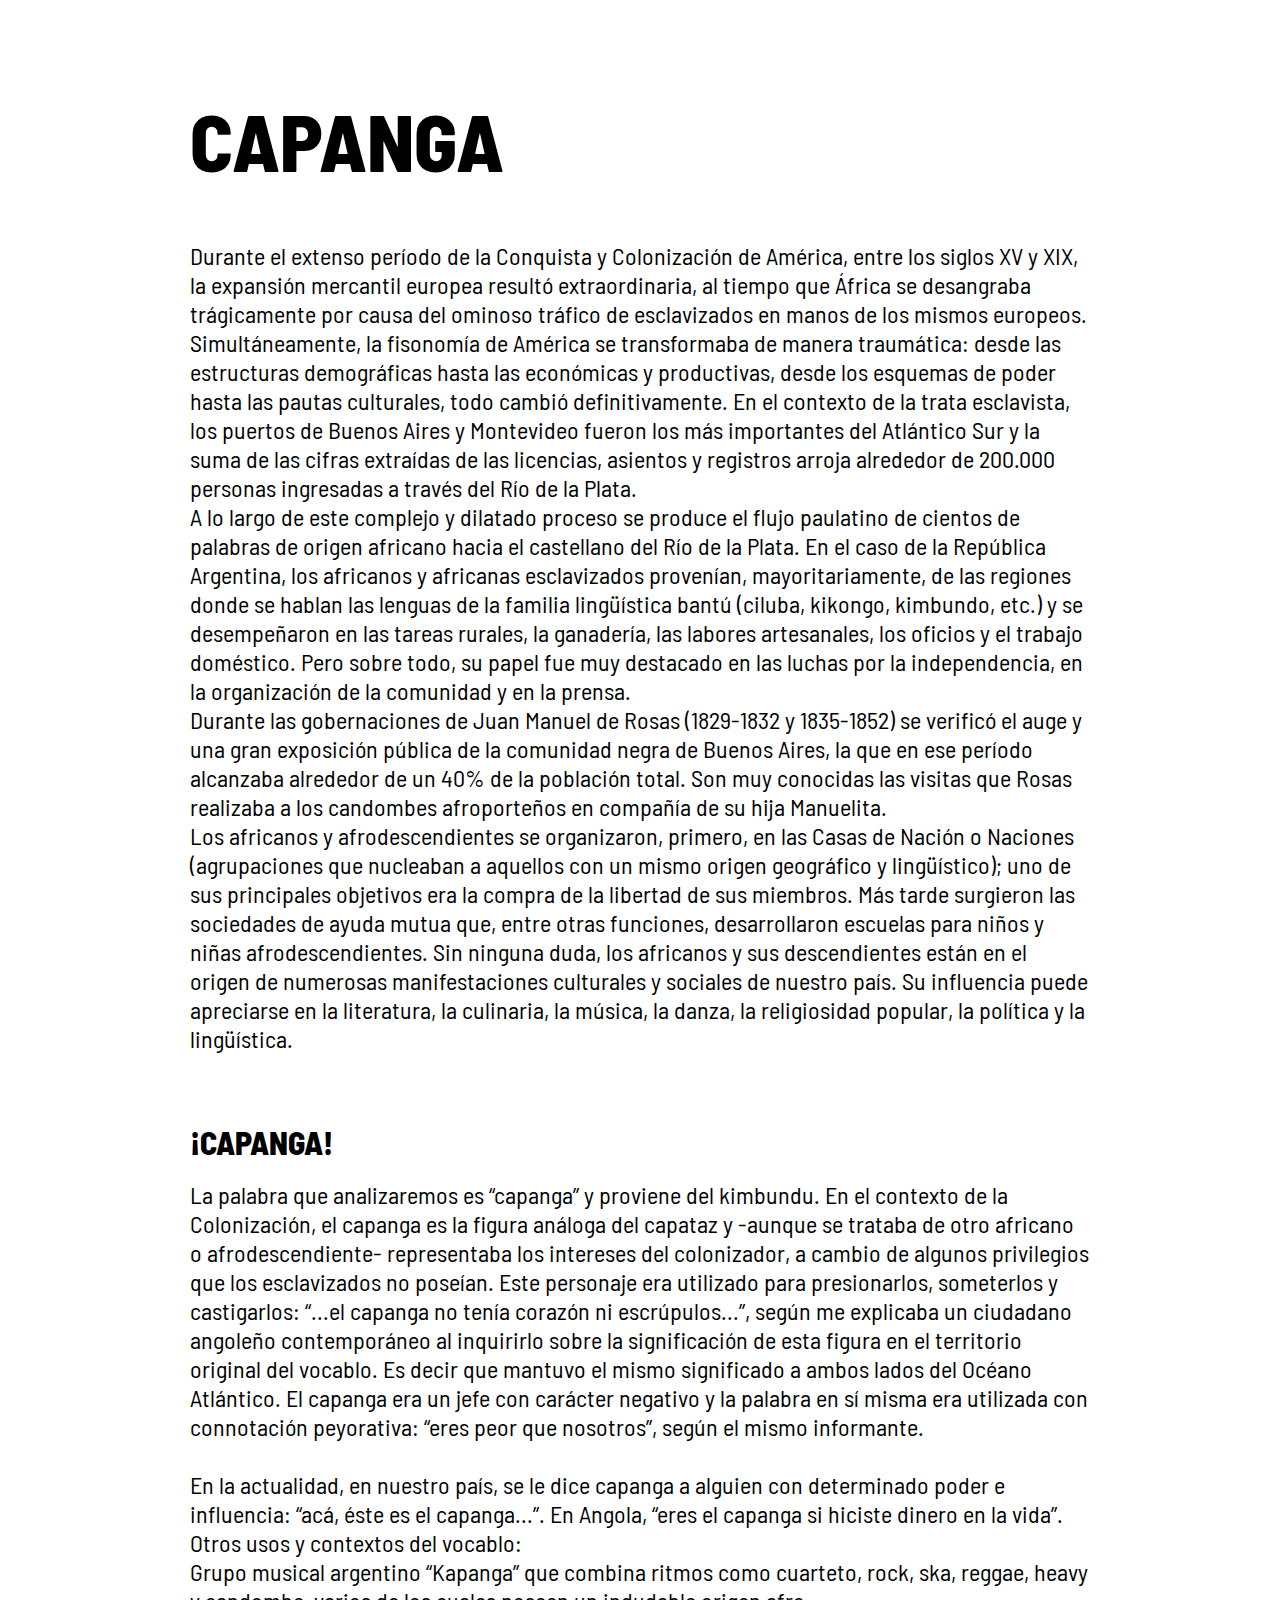
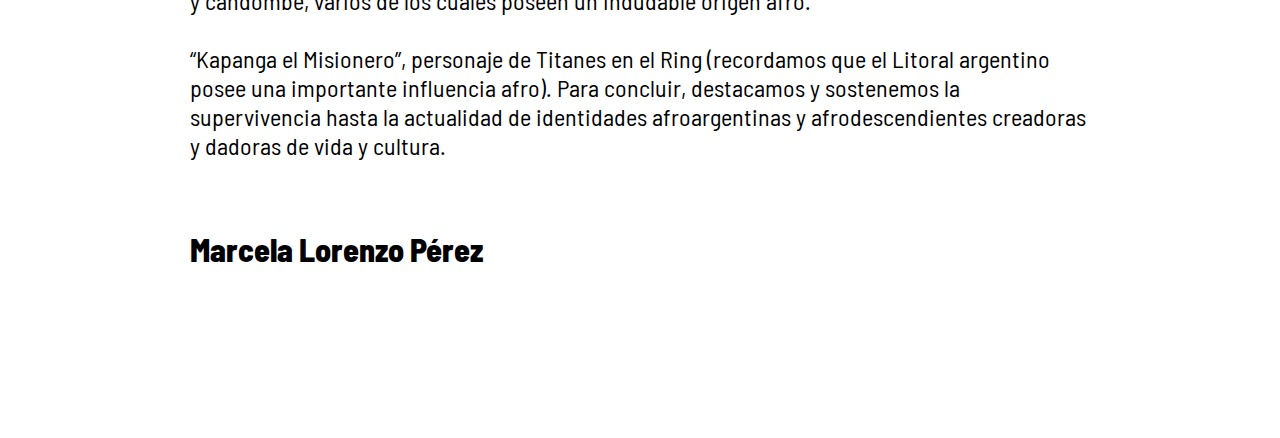
<file: capanga.html>
<!DOCTYPE html>
<html lang="en">
  <head>
    <meta charset="UTF-8" />
    <meta http-equiv="X-UA-Compatible" content="IE=edge" />
    <meta name="viewport" content="width=device-width, initial-scale=1.0" />
    <title>CAPANGA</title>
    <link href="./styles.css" rel="stylesheet" type="text/css" />
  </head>
  <body>
    <div class="container">
      <div class="seccion">
        <h1 class="palabra">CAPANGA</h1>
        <p class="parrafo">
          Durante el extenso período de la Conquista y Colonización de América, entre los siglos
XV y XIX, la expansión mercantil europea resultó extraordinaria, al tiempo que África se
desangraba trágicamente por causa del ominoso tráfico de esclavizados en manos de los
mismos europeos. Simultáneamente, la fisonomía de América se transformaba de manera
traumática: desde las estructuras demográficas hasta las económicas y productivas,
desde los esquemas de poder hasta las pautas culturales, todo cambió definitivamente.
En el contexto de la trata esclavista, los puertos de Buenos Aires y Montevideo fueron los
más importantes del Atlántico Sur y la suma de las cifras extraídas de las licencias,
asientos y registros arroja alrededor de 200.000 personas ingresadas a través del Río de
la Plata.
          <br />
          A lo largo de este complejo y dilatado proceso se produce el flujo paulatino de cientos de
palabras de origen africano hacia el castellano del Río de la Plata. En el caso de la
República Argentina, los africanos y africanas esclavizados provenían, mayoritariamente,
de las regiones donde se hablan las lenguas de la familia lingüística bantú (ciluba,
kikongo, kimbundo, etc.) y se desempeñaron en las tareas rurales, la ganadería, las
labores artesanales, los oficios y el trabajo doméstico. Pero sobre todo, su papel fue muy
destacado en las luchas por la independencia, en la organización de la comunidad y en la
prensa.
<br>
Durante las gobernaciones de Juan Manuel de Rosas (1829-1832 y 1835-1852) se
verificó el auge y una gran exposición pública de la comunidad negra de Buenos Aires, la que en
ese período alcanzaba alrededor de un 40% de la población total. Son muy conocidas las
visitas que Rosas realizaba a los candombes afroporteños en compañía de su hija
Manuelita.
          <br />
          Los africanos y afrodescendientes se organizaron, primero, en las Casas de Nación o
Naciones (agrupaciones que nucleaban a aquellos con un mismo origen geográfico y
lingüístico); uno de sus principales objetivos era la compra de la libertad de sus miembros.
Más tarde surgieron las sociedades de ayuda mutua que, entre otras funciones,
desarrollaron escuelas para niños y niñas afrodescendientes. Sin ninguna duda, los
africanos y sus descendientes están en el origen de numerosas manifestaciones
culturales y sociales de nuestro país. Su influencia puede apreciarse en la literatura, la
culinaria, la música, la danza, la religiosidad popular, la política y la lingüística.
          <br />
        </p>
        <h6 class="autor">¡CAPANGA!</h6>
        <br />
        <p class="parrafo">
          La palabra que analizaremos es “capanga” y proviene del kimbundu. En el contexto de la
Colonización, el capanga es la figura análoga del capataz y -aunque se trataba de otro
africano o afrodescendiente- representaba los intereses del colonizador, a cambio de
algunos privilegios que los esclavizados no poseían. Este personaje era utilizado para
presionarlos, someterlos y castigarlos: “...el capanga no tenía corazón ni escrúpulos...”,
según me explicaba un ciudadano angoleño contemporáneo al inquirirlo sobre la
significación de esta figura en el territorio original del vocablo. Es decir que mantuvo el
mismo significado a ambos lados del Océano Atlántico. El capanga era un jefe con
carácter negativo y la palabra en sí misma era utilizada con connotación peyorativa: “eres
peor que nosotros”, según el mismo informante.
<br>
          <br />
          En la actualidad, en nuestro país, se le dice capanga a alguien con determinado poder e
influencia: “acá, éste es el capanga...”. En Angola, “eres el capanga si hiciste dinero en la
vida”.
<br>
Otros usos y contextos del vocablo:
          <br />
          Grupo musical argentino “Kapanga” que combina ritmos como cuarteto, rock, ska, reggae,
heavy y candombe, varios de los cuales poseen un indudable origen afro.
<br>
<br>
 “Kapanga el Misionero”, personaje de Titanes en el Ring (recordamos que el Litoral argentino posee una importante
          influencia afro). Para concluir, destacamos y sostenemos la
          supervivencia hasta la actualidad de identidades afroargentinas y
          afrodescendientes creadoras y dadoras de vida y cultura.
        </p>
        <h6 class="autor">Marcela Lorenzo Pérez</h6>
      </div>
    </div>
  </body>
</html>
</file>
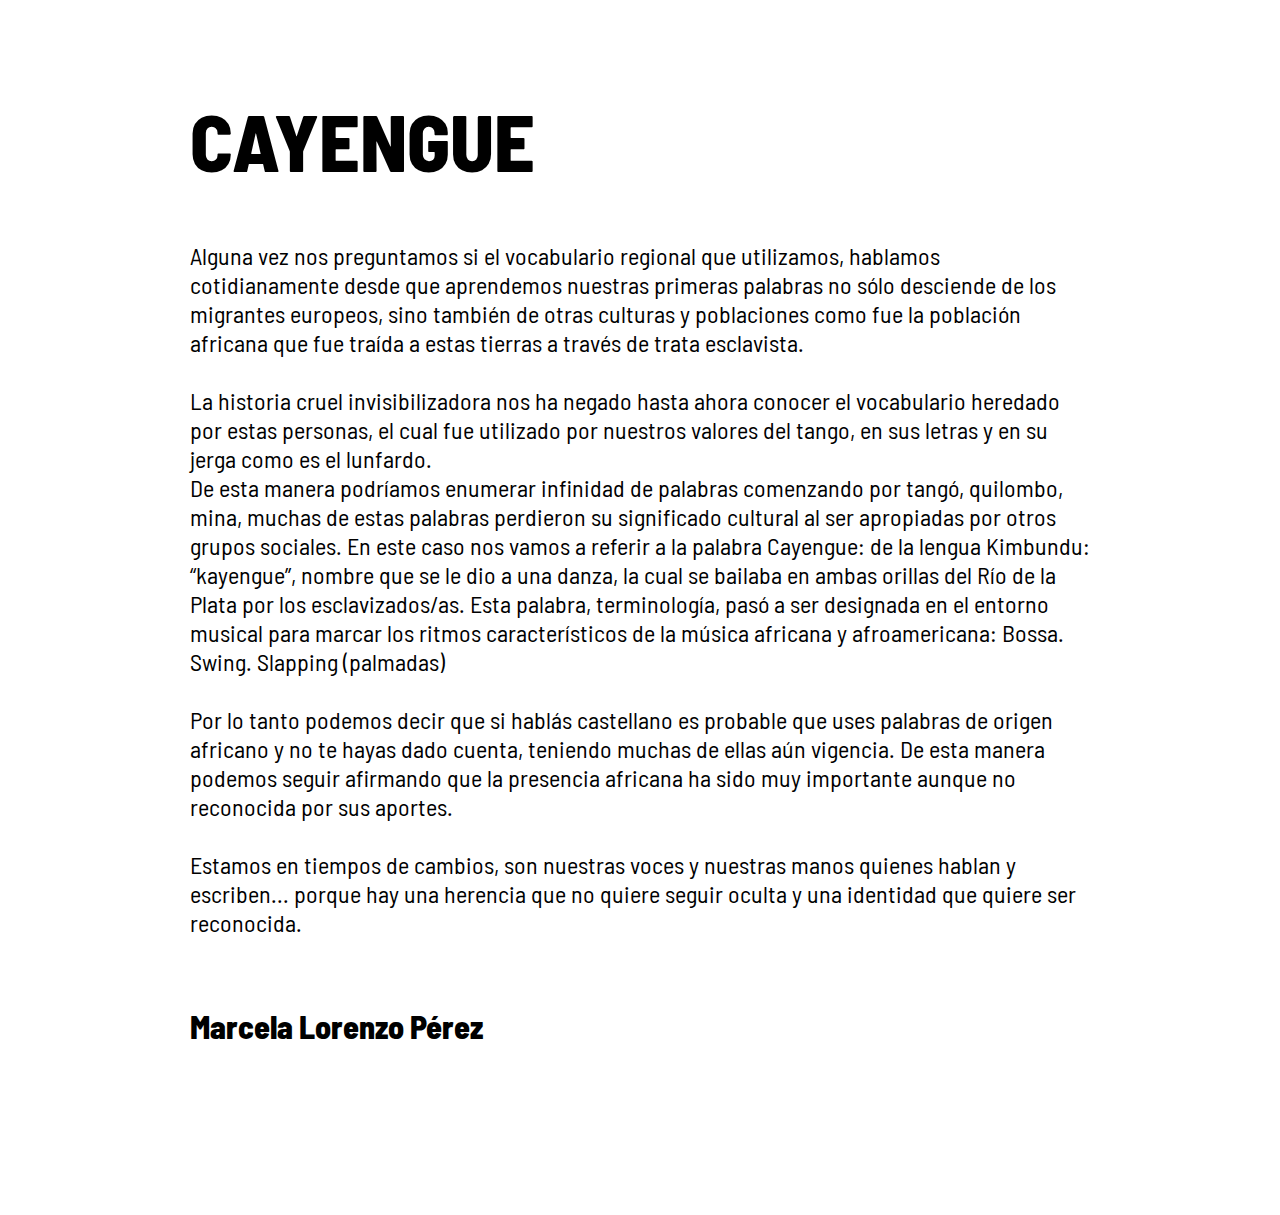
<file: cayenge.html>
<!DOCTYPE html>
<html lang="en">
  <head>
    <meta charset="UTF-8" />
    <meta http-equiv="X-UA-Compatible" content="IE=edge" />
    <meta name="viewport" content="width=device-width, initial-scale=1.0" />
    <title>CAYENGUE</title>
    <link href="./styles.css" rel="stylesheet" type="text/css" />
  </head>
  <body>
    <div class="container">
      <div class="seccion">
        <h1 class="palabra">CAYENGUE</h1>
        <p class="parrafo">
          Alguna vez nos preguntamos si el vocabulario regional que utilizamos,
          hablamos cotidianamente desde que aprendemos nuestras primeras
          palabras no sólo desciende de los migrantes europeos, sino también de
          otras culturas y poblaciones como fue la población africana que fue
          traída a estas tierras a través de trata esclavista.
          <br />
          <br />
          La historia cruel invisibilizadora nos ha negado hasta ahora conocer
          el vocabulario heredado por estas personas, el cual fue utilizado por
          nuestros valores del tango, en sus letras y en su jerga como es el
          lunfardo.
          <br />
          De esta manera podríamos enumerar infinidad de palabras comenzando por
          tangó, quilombo, mina, muchas de estas palabras perdieron su
          significado cultural al ser apropiadas por otros grupos sociales. En
          este caso nos vamos a referir a la palabra Cayengue: de la lengua
          Kimbundu: “kayengue”, nombre que se le dio a una danza, la cual se
          bailaba en ambas orillas del Río de la Plata por los esclavizados/as.
          Esta palabra, terminología, pasó a ser designada en el entorno musical
          para marcar los ritmos característicos de la música africana y
          afroamericana: Bossa. Swing. Slapping (palmadas)
          <br />
          <br />
          Por lo tanto podemos decir que si hablás castellano es probable que
          uses palabras de origen africano y no te hayas dado cuenta, teniendo
          muchas de ellas aún vigencia. De esta manera podemos seguir afirmando
          que la presencia africana ha sido muy importante aunque no reconocida
          por sus aportes.
          <br />
          <br />
          Estamos en tiempos de cambios, son nuestras voces y nuestras manos
          quienes hablan y escriben... porque hay una herencia que no quiere
          seguir oculta y una identidad que quiere ser reconocida.
        </p>
        <h6 class="autor">Marcela Lorenzo Pérez</h6>
      </div>
    </div>
  </body>
</html>
</file>
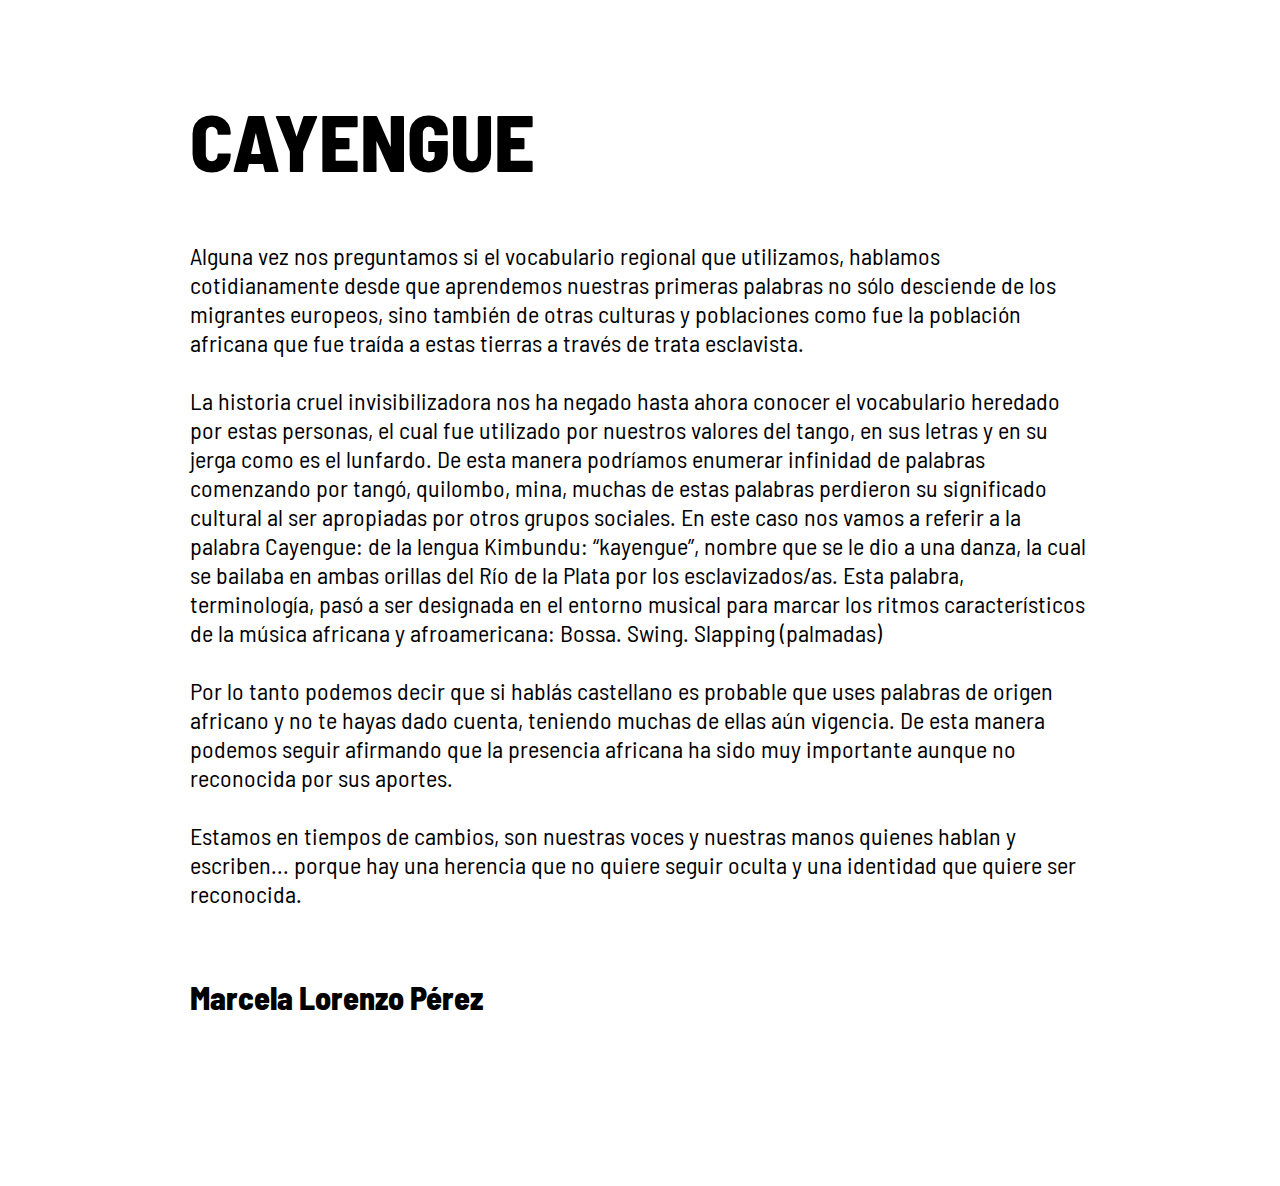
<file: cayengue.html>
<!DOCTYPE html>
<html lang="en">
  <head>
    <meta charset="UTF-8" />
    <meta http-equiv="X-UA-Compatible" content="IE=edge" />
    <meta name="viewport" content="width=device-width, initial-scale=1.0" />
    <title>CAYENGUE</title>
    <link href="./styles.css" rel="stylesheet" type="text/css" />
  </head>
  <body>
    <div class="container">
      <div class="seccion">
        <h1 class="palabra">CAYENGUE</h1>
        <p class="parrafo">
          Alguna vez nos preguntamos si el vocabulario regional que utilizamos, hablamos
cotidianamente desde que aprendemos nuestras primeras palabras no sólo desciende de
los migrantes europeos, sino también de otras culturas y poblaciones como fue la
población africana que fue traída a estas tierras a través de trata esclavista.
          <br />
          <br />
          La historia cruel invisibilizadora nos ha negado hasta ahora conocer el vocabulario
heredado por estas personas, el cual fue utilizado por nuestros valores del tango, en sus
letras y en su jerga como es el lunfardo.
De esta manera podríamos enumerar infinidad de palabras comenzando por tangó,
quilombo, mina, muchas de estas palabras perdieron su significado cultural al ser
apropiadas por otros grupos sociales. En este caso nos vamos a referir a la palabra
Cayengue: de la lengua Kimbundu: “kayengue”, nombre que se le dio a una danza, la cual
se bailaba en ambas orillas del Río de la Plata por los esclavizados/as. Esta palabra,
terminología, pasó a ser designada en el entorno musical para marcar los ritmos
característicos de la música africana y afroamericana: Bossa. Swing. Slapping (palmadas)
          <br />
          <br />
          Por lo tanto podemos decir que si hablás castellano es probable que uses palabras de
origen africano y no te hayas dado cuenta, teniendo muchas de ellas aún vigencia. De
esta manera podemos seguir afirmando que la presencia africana ha sido muy importante
aunque no reconocida por sus aportes.
          <br />
          <br />
          Estamos en tiempos de cambios, son nuestras voces y nuestras manos quienes hablan y
escriben... porque hay una herencia que no quiere seguir oculta y una identidad que
quiere ser reconocida.
        </p>
        <h6 class="autor">Marcela Lorenzo Pérez</h6>
      </div>
    </div>
  </body>
</html>
</file>
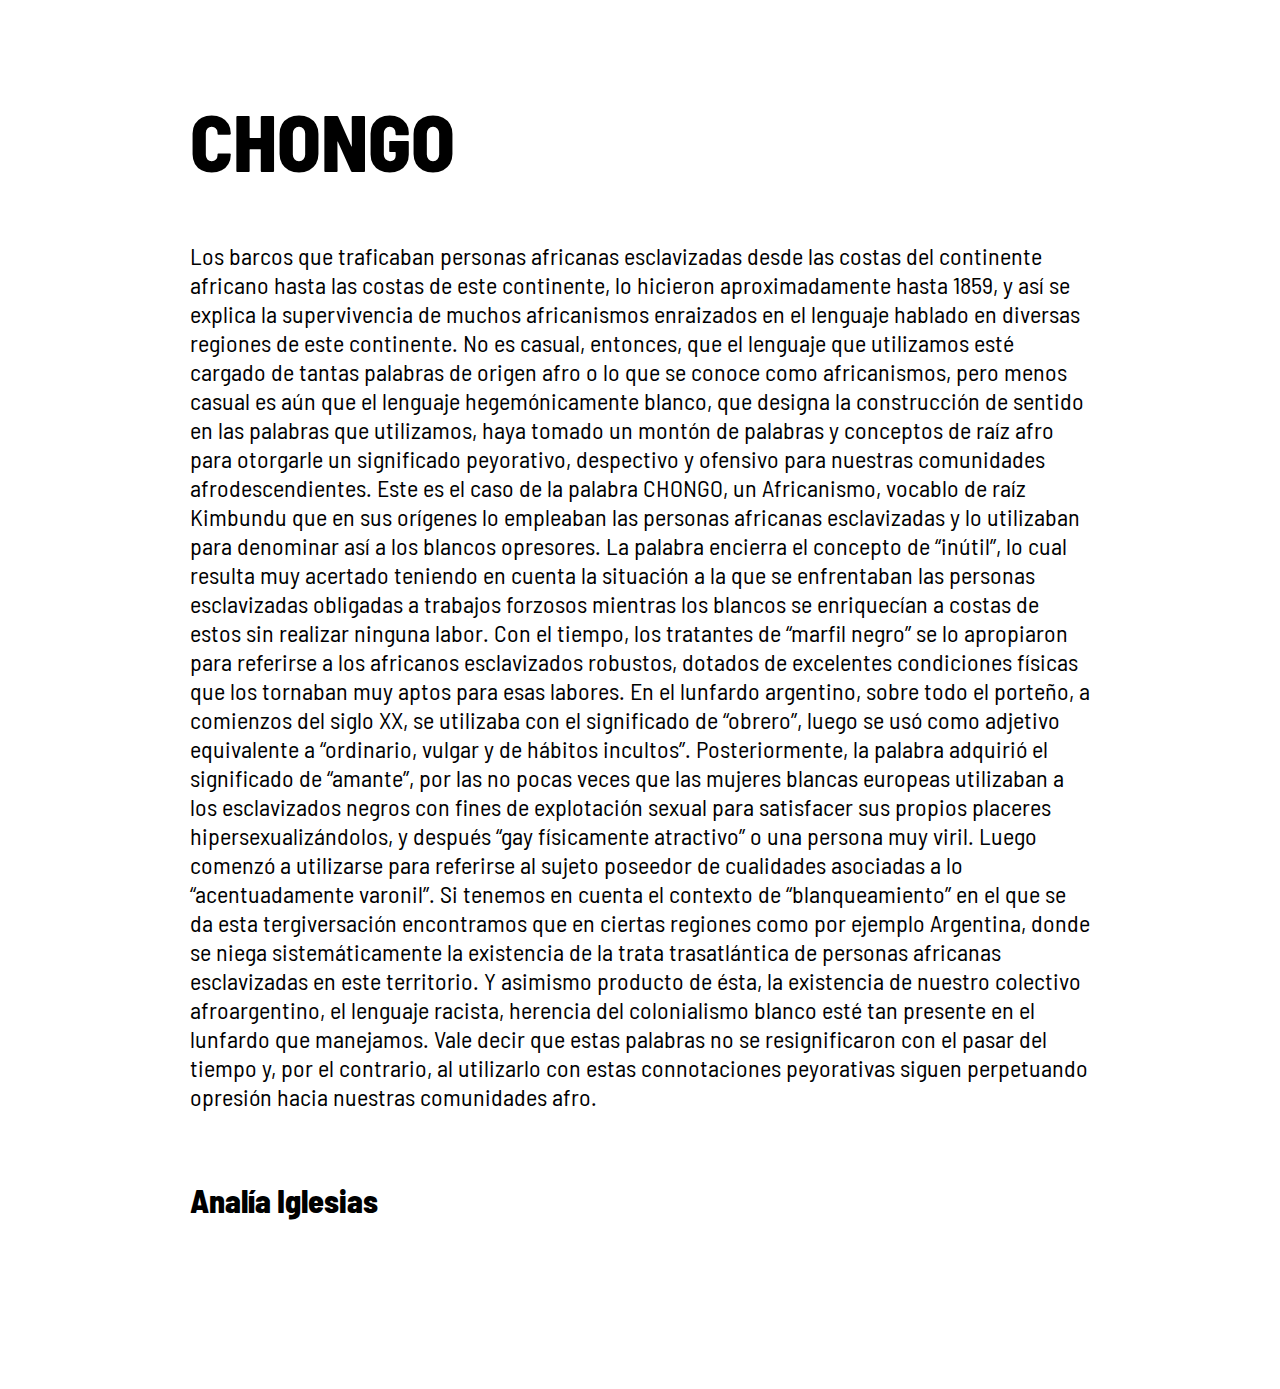
<file: chongo.html>
<!DOCTYPE html>
<html lang="en">
  <head>
    <meta charset="UTF-8" />
    <meta http-equiv="X-UA-Compatible" content="IE=edge" />
    <meta name="viewport" content="width=device-width, initial-scale=1.0" />
    <title>CHONGO</title>
    <link href="./styles.css" rel="stylesheet" type="text/css" />
  </head>
  <body>
    <div class="container">
      <div class="seccion">
        <h1 class="palabra">CHONGO</h1>
        <p class="parrafo">
          Los barcos que traficaban personas africanas esclavizadas desde las costas del
continente africano hasta las costas de este continente, lo hicieron aproximadamente
hasta 1859, y así se explica la supervivencia de muchos africanismos enraizados en el
lenguaje hablado en diversas regiones de este continente. No es casual, entonces, que el
lenguaje que utilizamos esté cargado de tantas palabras de origen afro o lo que se conoce
como africanismos, pero menos casual es aún que el lenguaje hegemónicamente blanco,
que designa la construcción de sentido en las palabras que utilizamos, haya tomado un
montón de palabras y conceptos de raíz afro para otorgarle un significado peyorativo,
despectivo y ofensivo para nuestras comunidades afrodescendientes. Este es el caso de
la palabra CHONGO, un Africanismo, vocablo de raíz Kimbundu que en sus orígenes lo
empleaban las personas africanas esclavizadas y lo utilizaban para denominar así a los
blancos opresores. La palabra encierra el concepto de “inútil”, lo cual resulta muy
acertado teniendo en cuenta la situación a la que se enfrentaban las personas
esclavizadas obligadas a trabajos forzosos mientras los blancos se enriquecían a costas
de estos sin realizar ninguna labor. Con el tiempo, los tratantes de “marfil negro” se lo
apropiaron para referirse a los africanos esclavizados robustos, dotados de excelentes
condiciones físicas que los tornaban muy aptos para esas labores. En el lunfardo
argentino, sobre todo el porteño, a comienzos del siglo XX, se utilizaba con el significado
de “obrero”, luego se usó como adjetivo equivalente a “ordinario, vulgar y de hábitos
incultos”. Posteriormente, la palabra adquirió el significado de “amante”, por las no pocas
veces que las mujeres blancas europeas utilizaban a los esclavizados negros con fines de
explotación sexual para satisfacer sus propios placeres hipersexualizándolos, y después
“gay físicamente atractivo” o una persona muy viril. Luego comenzó a utilizarse para
referirse al sujeto poseedor de cualidades asociadas a lo “acentuadamente varonil”. Si
tenemos en cuenta el contexto de “blanqueamiento” en el que se da esta tergiversación
encontramos que en ciertas regiones como por ejemplo Argentina, donde se niega
sistemáticamente la existencia de la trata trasatlántica de personas africanas esclavizadas
en este territorio. Y asimismo producto de ésta, la existencia de nuestro colectivo
afroargentino, el lenguaje racista, herencia del colonialismo blanco esté tan presente en el
lunfardo que manejamos. Vale decir que estas palabras no se resignificaron con el pasar
del tiempo y, por el contrario, al utilizarlo con estas connotaciones peyorativas siguen
perpetuando opresión hacia nuestras comunidades afro.
        </p>
        <h6 class="autor">Analía Iglesias</h6>
      </div>
    </div>
  </body>
</html>
</file>
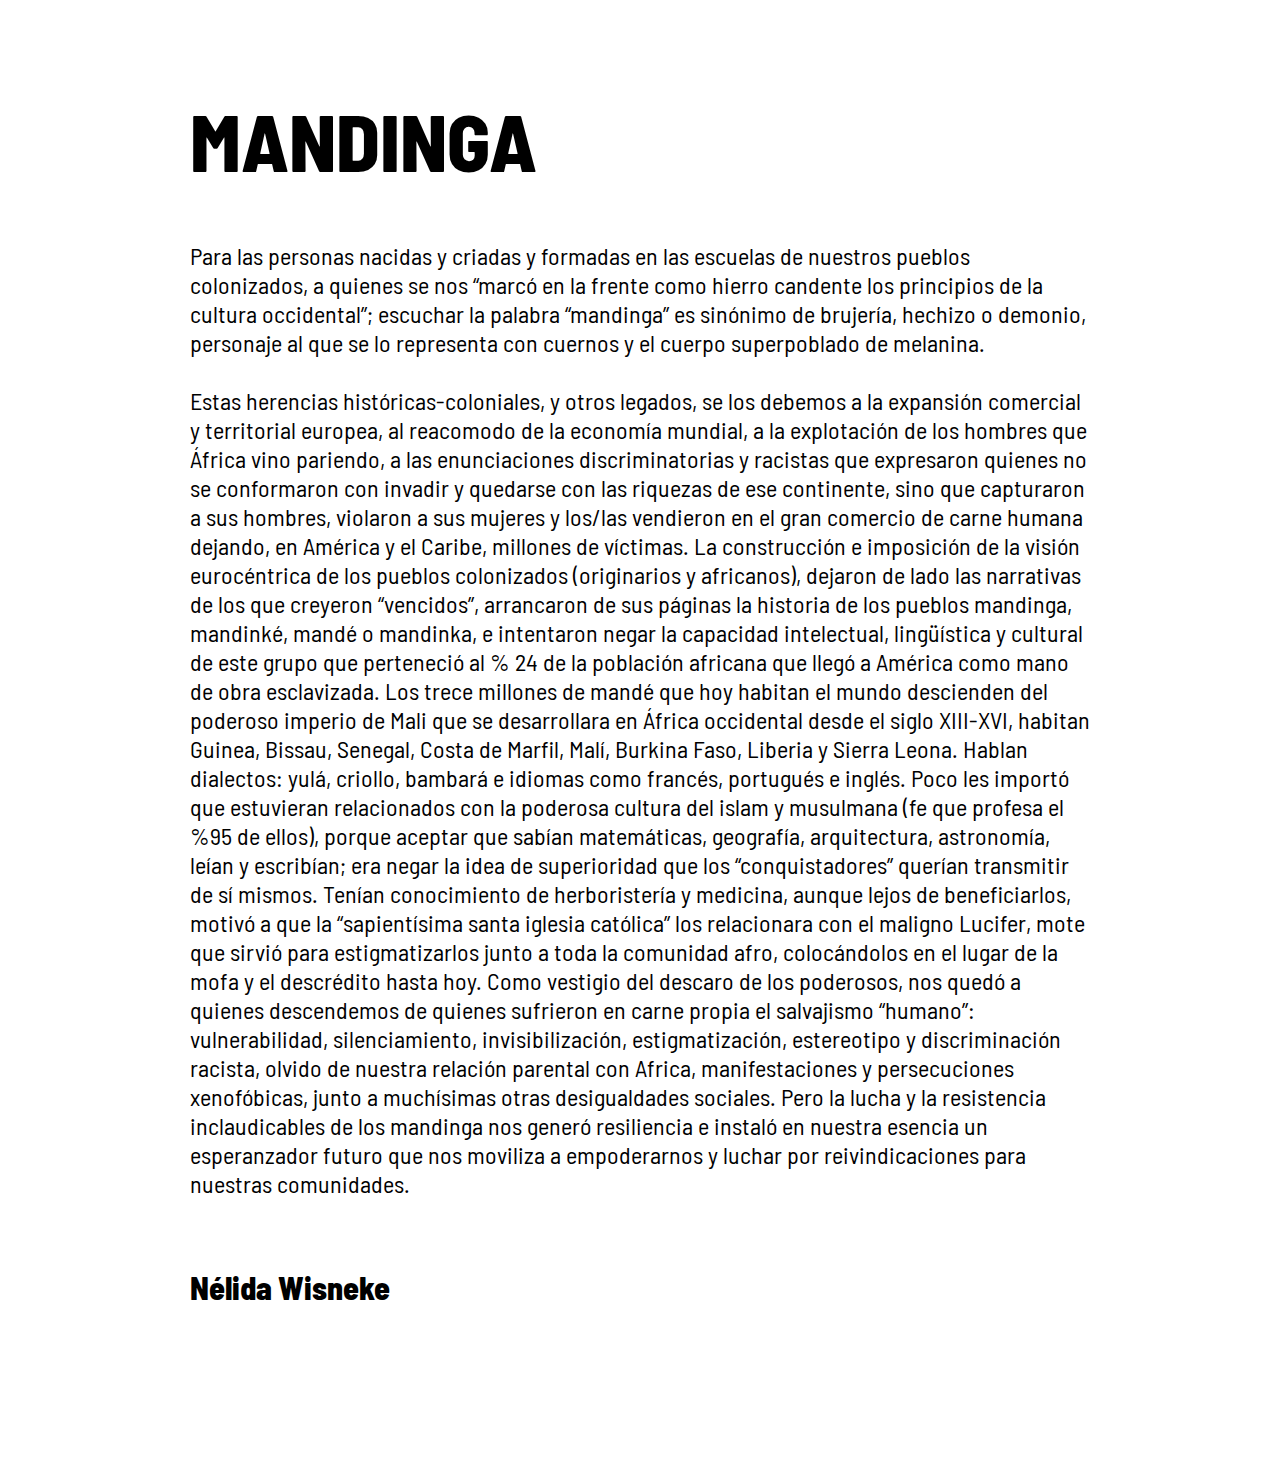
<file: mandinga.html>
<!DOCTYPE html>
<html lang="en">
  <head>
    <meta charset="UTF-8" />
    <meta http-equiv="X-UA-Compatible" content="IE=edge" />
    <meta name="viewport" content="width=device-width, initial-scale=1.0" />
    <title>MANDINGA</title>
    <link href="./styles.css" rel="stylesheet" type="text/css" />
  </head>
  <body>
    <div class="container">
      <div class="seccion">
        <h1 class="palabra">MANDINGA</h1>
        <p class="parrafo">
          Para las personas nacidas y criadas y formadas en las escuelas de nuestros pueblos
colonizados, a quienes se nos “marcó en la frente como hierro candente los principios de
la cultura occidental”; escuchar la palabra “mandinga” es sinónimo de brujería, hechizo o
demonio, personaje al que se lo representa con cuernos y el cuerpo superpoblado de
melanina.
          <br />
          <br />
          Estas herencias históricas-coloniales, y otros legados, se los debemos a la expansión
comercial y territorial europea, al reacomodo de la economía mundial, a la explotación de
los hombres que África vino pariendo, a las enunciaciones discriminatorias y racistas que
expresaron quienes no se conformaron con invadir y quedarse con las riquezas de ese
continente, sino que capturaron a sus hombres, violaron a sus mujeres y los/las vendieron
en el gran comercio de carne humana dejando, en América y el Caribe, millones de
víctimas. La construcción e imposición de la visión eurocéntrica de los pueblos
colonizados (originarios y africanos), dejaron de lado las narrativas de los que creyeron
“vencidos”, arrancaron de sus páginas la historia de los pueblos mandinga, mandinké,
mandé o mandinka, e intentaron negar la capacidad intelectual, lingüística y cultural de
este grupo que perteneció al % 24 de la población africana que llegó a América como
mano de obra esclavizada. Los trece millones de mandé que hoy habitan el mundo
descienden del poderoso imperio de Mali que se desarrollara en África occidental desde el
siglo XIII-XVI, habitan Guinea, Bissau, Senegal, Costa de Marfil, Malí, Burkina Faso,
Liberia y Sierra Leona. Hablan dialectos: yulá, criollo, bambará e idiomas como francés,
portugués e inglés. Poco les importó que estuvieran relacionados con la poderosa cultura
del islam y musulmana (fe que profesa el %95 de ellos), porque aceptar que sabían
matemáticas, geografía, arquitectura, astronomía, leían y escribían; era negar la idea de
superioridad que los “conquistadores” querían transmitir de sí mismos. Tenían
conocimiento de herboristería y medicina, aunque lejos de beneficiarlos, motivó a que la
“sapientísima santa iglesia católica” los relacionara con el maligno Lucifer, mote que sirvió
para estigmatizarlos junto a toda la comunidad afro, colocándolos en el lugar de la mofa y
el descrédito hasta hoy. Como vestigio del descaro de los poderosos, nos quedó a
quienes descendemos de quienes sufrieron en carne propia el salvajismo “humano”:
vulnerabilidad, silenciamiento, invisibilización, estigmatización, estereotipo y
discriminación racista, olvido de nuestra relación parental con Africa, manifestaciones y
persecuciones xenofóbicas, junto a muchísimas otras desigualdades sociales.
Pero la lucha y la resistencia inclaudicables de los mandinga nos generó resiliencia e
instaló en nuestra esencia un esperanzador futuro que nos moviliza a empoderarnos y
luchar por reivindicaciones para nuestras comunidades.
        </p>
        <h6 class="autor">Nélida Wisneke</h6>
      </div>
    </div>
  </body>
</html>
</file>
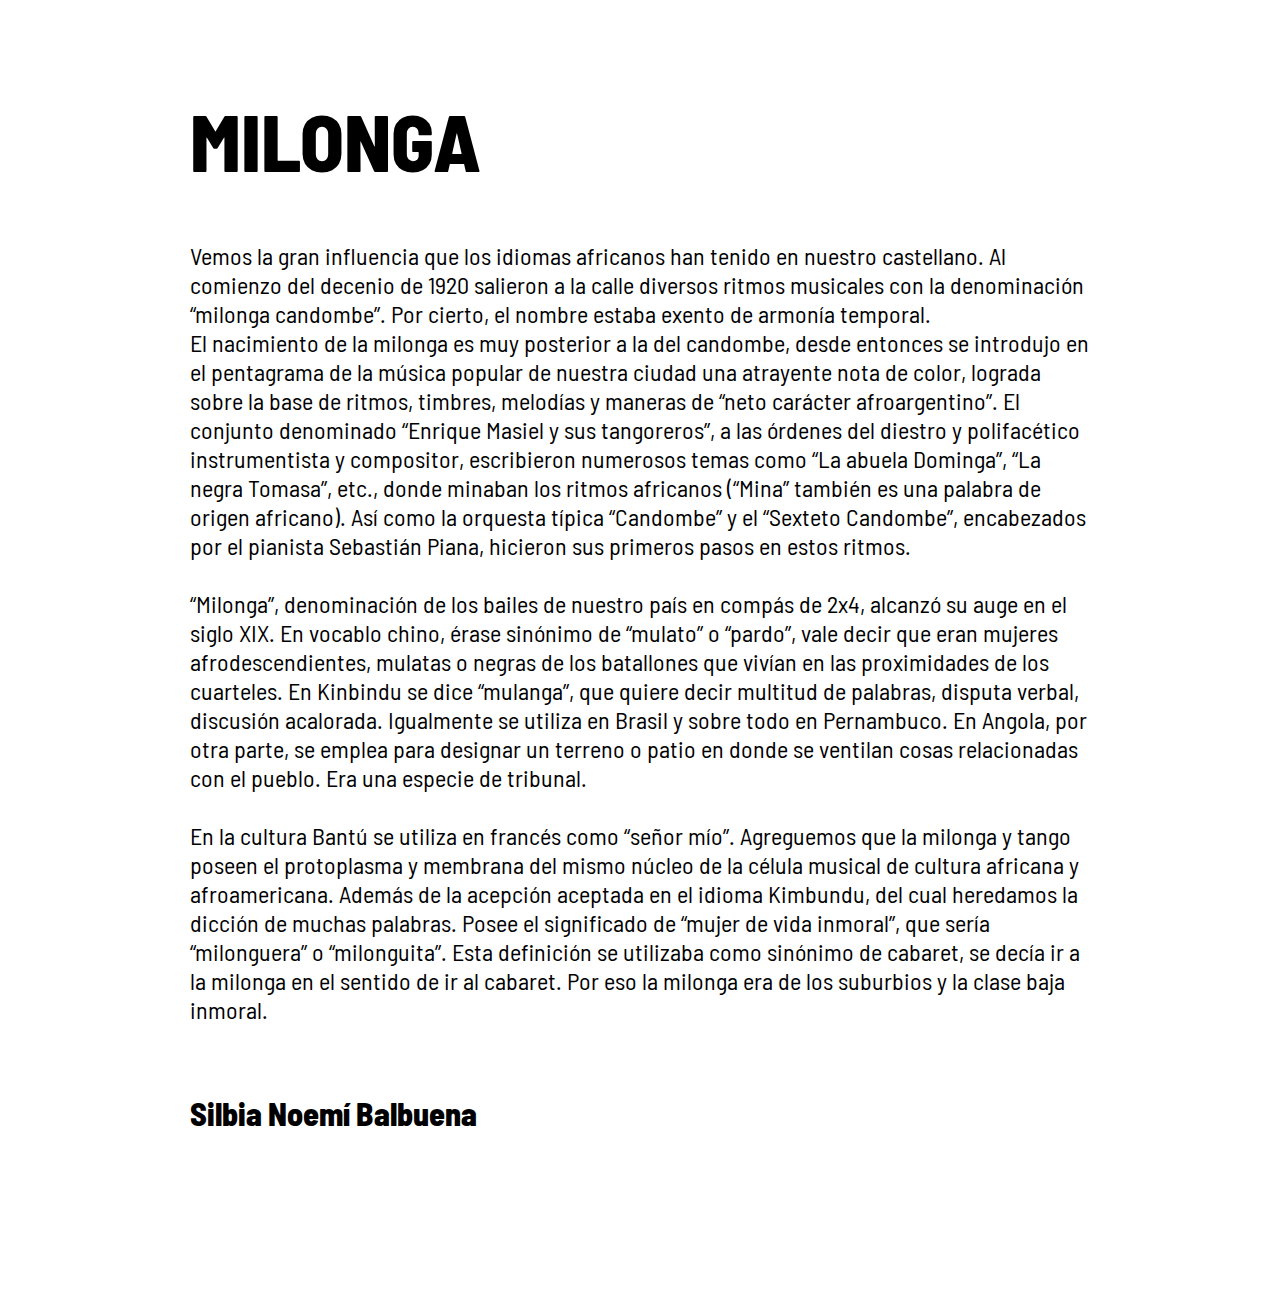
<file: milonga.html>
<!DOCTYPE html>
<html lang="en">
  <head>
    <meta charset="UTF-8" />
    <meta http-equiv="X-UA-Compatible" content="IE=edge" />
    <meta name="viewport" content="width=device-width, initial-scale=1.0" />
    <title>MILONGA</title>
    <link href="./styles.css" rel="stylesheet" type="text/css" />
  </head>
  <body>
    <div class="container">
      <div class="seccion">
        <h1 class="palabra">MILONGA</h1>
        <p class="parrafo">
          Vemos la gran influencia que los idiomas africanos han tenido en nuestro castellano. Al
comienzo del decenio de 1920 salieron a la calle diversos ritmos musicales con la
denominación “milonga candombe”. Por cierto, el nombre estaba exento de armonía
temporal.
          <br />
          El nacimiento de la milonga es muy posterior a la del candombe, desde entonces se
introdujo en el pentagrama de la música popular de nuestra ciudad una atrayente nota de color,
lograda sobre la base de ritmos, timbres, melodías y maneras de “neto carácter
afroargentino”. El conjunto denominado “Enrique Masiel y sus tangoreros”, a las órdenes
del diestro y polifacético instrumentista y compositor, escribieron numerosos temas como
“La abuela Dominga”, “La negra Tomasa”, etc., donde minaban los ritmos africanos
(“Mina” también es una palabra de origen africano). Así como la orquesta típica
“Candombe” y el “Sexteto Candombe”, encabezados por el pianista Sebastián Piana,
hicieron sus primeros pasos en estos ritmos.
          <br />
          <br />
          “Milonga”, denominación de los bailes de nuestro país en compás de 2x4, alcanzó su
auge en el siglo XIX. En vocablo chino, érase sinónimo de “mulato” o “pardo”, vale decir que eran mujeres
afrodescendientes, mulatas o negras de los batallones que vivían en las proximidades de
los cuarteles. En Kinbindu se dice “mulanga”, que quiere decir multitud de palabras,
disputa verbal, discusión acalorada. Igualmente se utiliza en Brasil y sobre todo en
Pernambuco. En Angola, por otra parte, se emplea para designar un terreno o patio en
donde se ventilan cosas relacionadas con el pueblo. Era una especie de tribunal.
          <br />
          <br />
          En la cultura Bantú se utiliza en francés como “señor mío”.
Agreguemos que la milonga y tango poseen el protoplasma y membrana del mismo
núcleo de la célula musical de cultura africana y afroamericana. Además de la acepción aceptada en
el idioma Kimbundu, del cual heredamos la dicción de muchas palabras. Posee el
significado de “mujer de vida inmoral”, que sería “milonguera” o “milonguita”. Esta
definición se utilizaba como sinónimo de cabaret, se decía ir a la milonga en el sentido de
ir al cabaret. Por eso la milonga era de los suburbios y la clase baja inmoral.
        </p>
        <h6 class="autor">Silbia Noemí Balbuena</h6>
      </div>
    </div>
  </body>
</html>
</file>
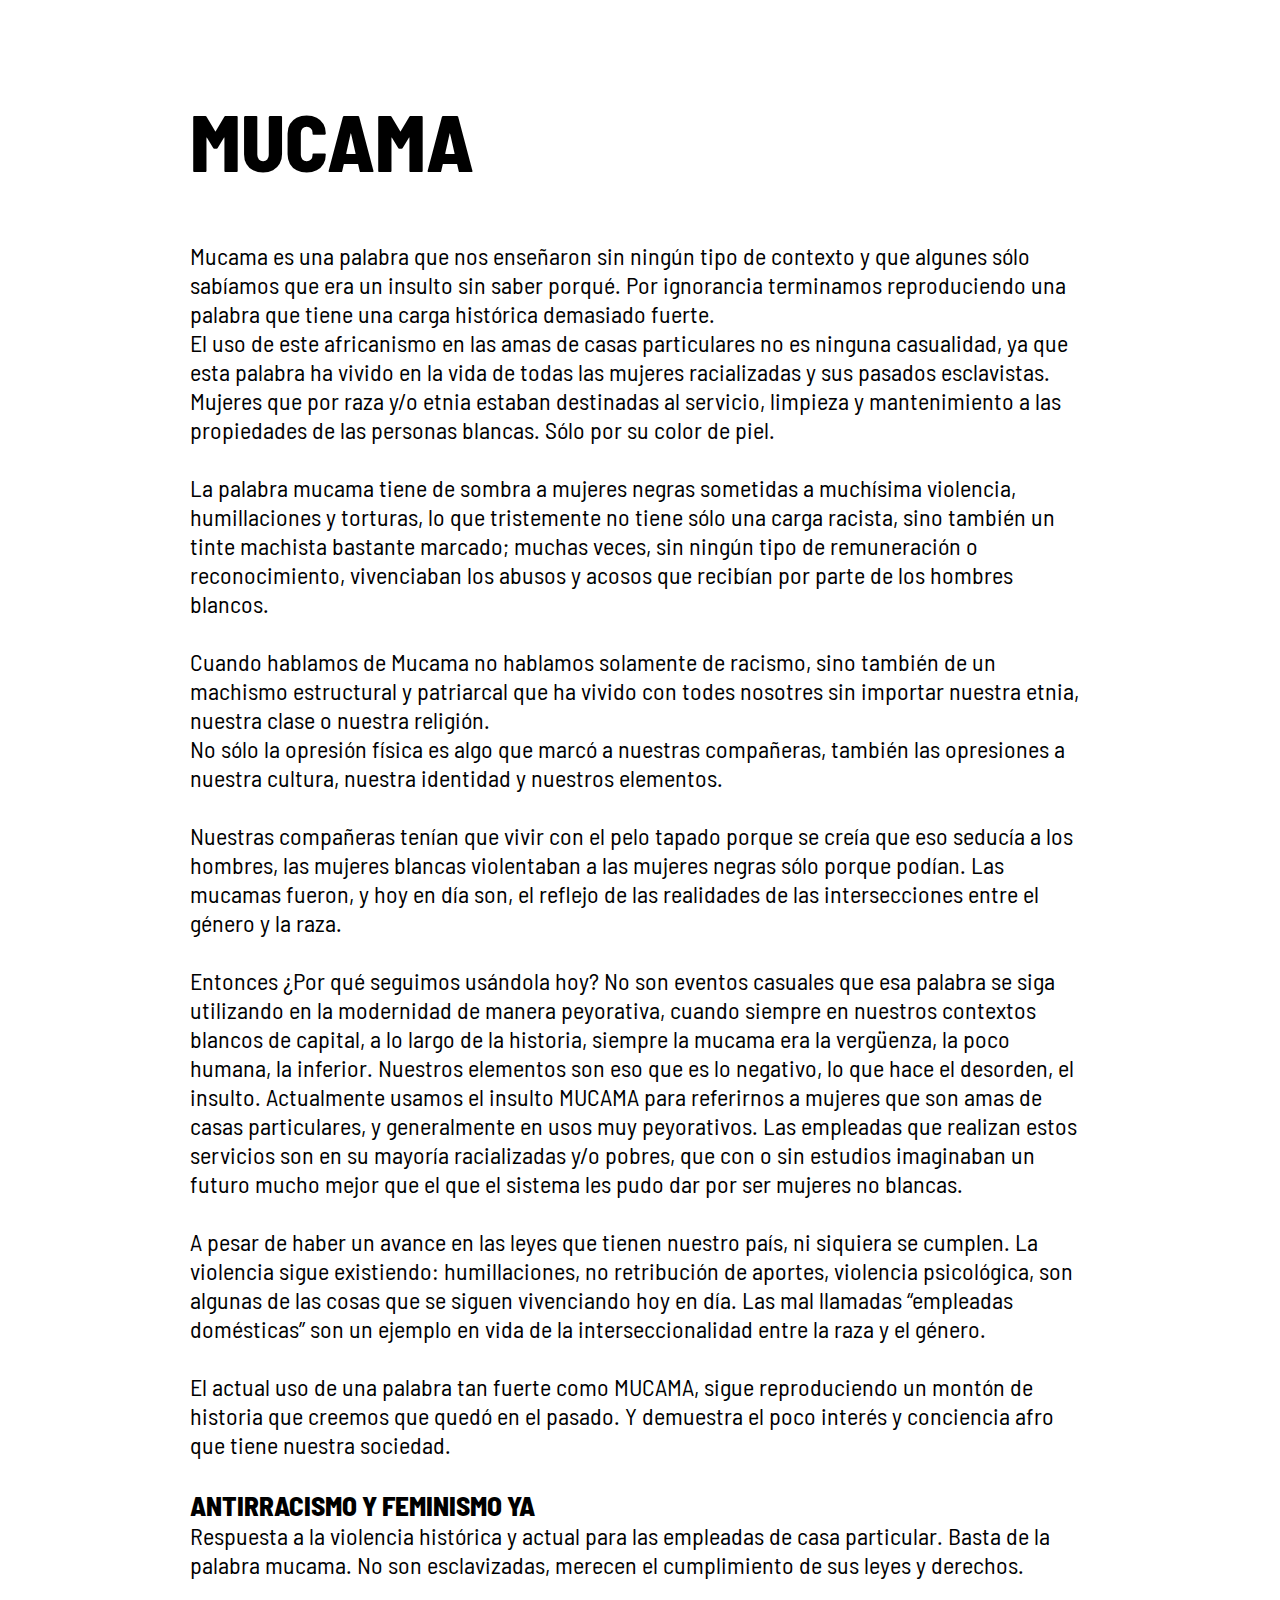
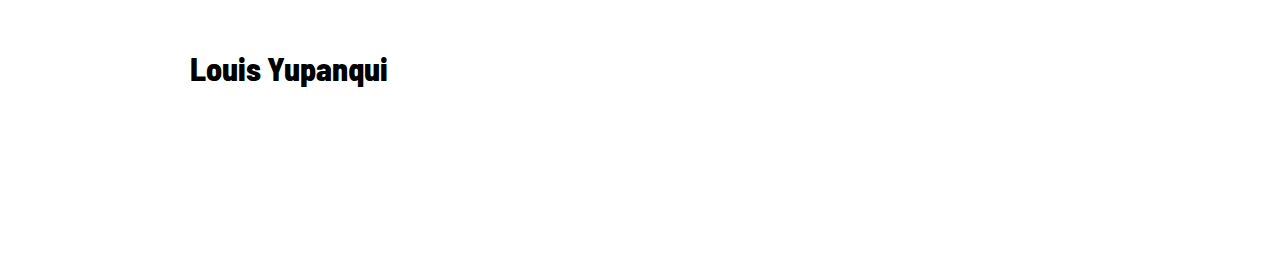
<file: mucama.html>
<!DOCTYPE html>
<html lang="en">
  <head>
    <meta charset="UTF-8" />
    <meta http-equiv="X-UA-Compatible" content="IE=edge" />
    <meta name="viewport" content="width=device-width, initial-scale=1.0" />
    <title>MUCAMA</title>
    <link href="./styles.css" rel="stylesheet" type="text/css" />
  </head>
  <body>
    <div class="container">
      <div class="seccion">
        <h1 class="palabra">MUCAMA</h1>
        <p class="parrafo">
          Mucama es una palabra que nos enseñaron sin ningún tipo de contexto y que algunes
sólo sabíamos que era un insulto sin saber porqué. Por ignorancia terminamos
reproduciendo una palabra que tiene una carga histórica demasiado fuerte.
          <br />
          El uso de este africanismo en las amas de casas particulares no es ninguna casualidad,
ya que esta palabra ha vivido en la vida de todas las mujeres racializadas y sus pasados
esclavistas. Mujeres que por raza y/o etnia estaban destinadas al servicio, limpieza y
mantenimiento a las propiedades de las personas blancas. Sólo por su color de piel.
          <br />
          <br />
          La palabra mucama tiene de sombra a mujeres negras sometidas a muchísima violencia,
humillaciones y torturas, lo que tristemente no tiene sólo una carga racista, sino también
un tinte machista bastante marcado; muchas veces, sin ningún tipo de remuneración o
reconocimiento, vivenciaban los abusos y acosos que recibían por parte de los hombres
blancos.
          <br />
          <br />
          Cuando hablamos de Mucama no hablamos solamente de racismo, sino también de un
machismo estructural y patriarcal que ha vivido con todes nosotres sin importar nuestra
etnia, nuestra clase o nuestra religión.
          <br />
          No sólo la opresión física es algo que marcó a nuestras compañeras, también las
          opresiones a nuestra cultura, nuestra identidad y nuestros elementos.
          <br />
          <br />
          Nuestras compañeras tenían que vivir con el pelo tapado porque se creía que eso seducía
a los hombres, las mujeres blancas violentaban a las mujeres negras sólo porque podían.
Las mucamas fueron, y hoy en día son, el reflejo de las realidades de las intersecciones
entre el género y la raza.
          <br />
          <br />
          Entonces ¿Por qué seguimos usándola hoy? No son eventos casuales que esa palabra se
siga utilizando en la modernidad de manera peyorativa, cuando siempre en nuestros
contextos blancos de capital, a lo largo de la historia, siempre la mucama era la
vergüenza, la poco humana, la inferior. Nuestros elementos son eso que es lo negativo, lo
que hace el desorden, el insulto. Actualmente usamos el insulto MUCAMA para referirnos
a mujeres que son amas de casas particulares, y generalmente en usos muy peyorativos.
Las empleadas que realizan estos servicios son en su mayoría racializadas y/o pobres,
que con o sin estudios imaginaban un futuro mucho mejor que el que el sistema les pudo
dar por ser mujeres no blancas.
          <br />
          <br />
          A pesar de haber un avance en las leyes que tienen nuestro país, ni siquiera se cumplen.
La violencia sigue existiendo: humillaciones, no retribución de aportes, violencia
psicológica, son algunas de las cosas que se siguen vivenciando hoy en día.
Las mal llamadas “empleadas domésticas” son un ejemplo en vida de la
interseccionalidad entre la raza y el género.
          <br />
          <br />
          El actual uso de una palabra tan fuerte como MUCAMA, sigue reproduciendo un montón
de historia que creemos que quedó en el pasado. Y demuestra el poco interés y
conciencia afro que tiene nuestra sociedad.
          <br />
        </p>
        <h6 class="subtitulo1">ANTIRRACISMO Y FEMINISMO YA</h6>
        <p class="parrafo">
          Respuesta a la violencia histórica y actual para las empleadas de casa particular. Basta
de la palabra mucama. No son esclavizadas, merecen el cumplimiento de sus leyes y
derechos.
        </p>
        <h6 class="autor">Louis Yupanqui</h6>
      </div>
    </div>
  </body>
</html>
</file>
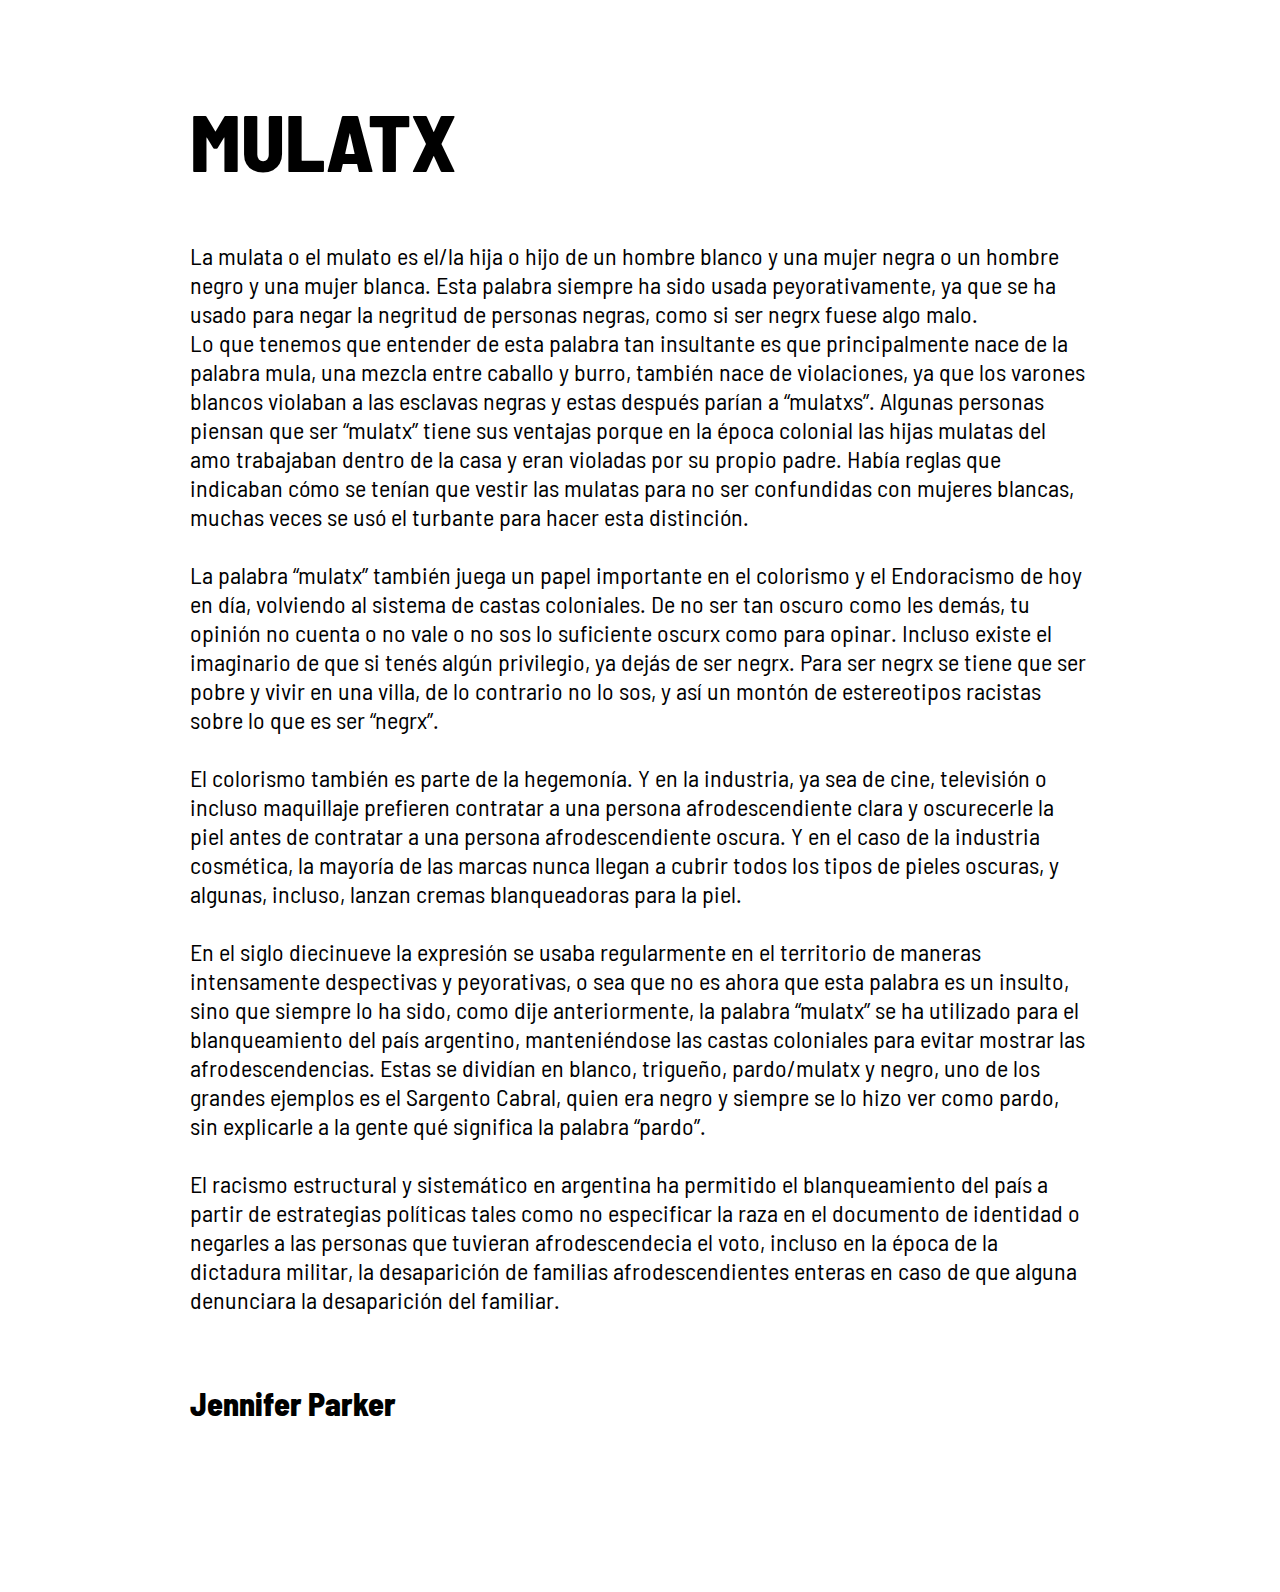
<file: mulatx.html>
<!DOCTYPE html>
<html lang="en">
  <head>
    <meta charset="UTF-8" />
    <meta http-equiv="X-UA-Compatible" content="IE=edge" />
    <meta name="viewport" content="width=device-width, initial-scale=1.0" />
    <title>MULATX</title>
    <link href="./styles.css" rel="stylesheet" type="text/css" />
  </head>
  <body>
    <div class="container">
      <div class="seccion">
        <h1 class="palabra">MULATX</h1>
        <p class="parrafo">
            La mulata o el mulato es el/la hija o hijo de un hombre blanco y una mujer negra o un
            hombre negro y una mujer blanca. Esta palabra siempre ha sido usada peyorativamente,
            ya que se ha usado para negar la negritud de personas negras, como si ser negrx fuese
            algo malo.
          <br />
          Lo que tenemos que entender de esta palabra tan insultante es que principalmente nace
de la palabra mula, una mezcla entre caballo y burro, también nace de violaciones, ya que
los varones blancos violaban a las esclavas negras y estas después parían a “mulatxs”.
Algunas personas piensan que ser “mulatx” tiene sus ventajas porque en la época colonial
las hijas mulatas del amo trabajaban dentro de la casa y eran violadas por su propio
padre. Había reglas que indicaban cómo se tenían que vestir las mulatas para no ser
confundidas con mujeres blancas, muchas veces se usó el turbante para hacer esta
distinción.
          <br />
          <br />
          La palabra “mulatx” también juega un papel importante en el colorismo y el Endoracismo
de hoy en día, volviendo al sistema de castas coloniales. De no ser tan oscuro como les
demás, tu opinión no cuenta o no vale o no sos lo suficiente oscurx como para opinar.
Incluso existe el imaginario de que si tenés algún privilegio, ya dejás de ser negrx. Para
ser negrx se tiene que ser pobre y vivir en una villa, de lo contrario no lo sos, y así un
montón de estereotipos racistas sobre lo que es ser “negrx”.
          <br />
          <br />
          El colorismo también es parte de la hegemonía. Y en la industria, ya sea de cine,
televisión o incluso maquillaje prefieren contratar a una persona afrodescendiente clara y
oscurecerle la piel antes de contratar a una persona afrodescendiente oscura. Y en el
caso de la industria cosmética, la mayoría de las marcas nunca llegan a cubrir todos los
tipos de pieles oscuras, y algunas, incluso, lanzan cremas blanqueadoras para la piel.
          <br />
          <br />
          En el siglo diecinueve la expresión se usaba regularmente en el territorio de maneras
          intensamente despectivas y peyorativas, o sea que no es ahora que esta palabra es un
          insulto, sino que siempre lo ha sido, como dije anteriormente, la palabra “mulatx” se ha
          utilizado para el blanqueamiento del país argentino, manteniéndose las castas coloniales
          para evitar mostrar las afrodescendencias. Estas se dividían en blanco, trigueño,
          pardo/mulatx y negro, uno de los grandes ejemplos es el Sargento Cabral, quien era
          negro y siempre se lo hizo ver como pardo, sin explicarle a la gente qué significa la
          palabra “pardo”.
          <br />
          <br />
          El racismo estructural y sistemático en argentina ha permitido el blanqueamiento del país
          a partir de estrategias políticas tales como no especificar la raza en el documento de
          identidad o negarles a las personas que tuvieran afrodescendecia el voto, incluso en la
          época de la dictadura militar, la desaparición de familias afrodescendientes enteras en
          caso de que alguna denunciara la desaparición del familiar.
        </p>
        <h6 class="autor">Jennifer Parker</h6>
      </div>
    </div>
  </body>
</html>
</file>
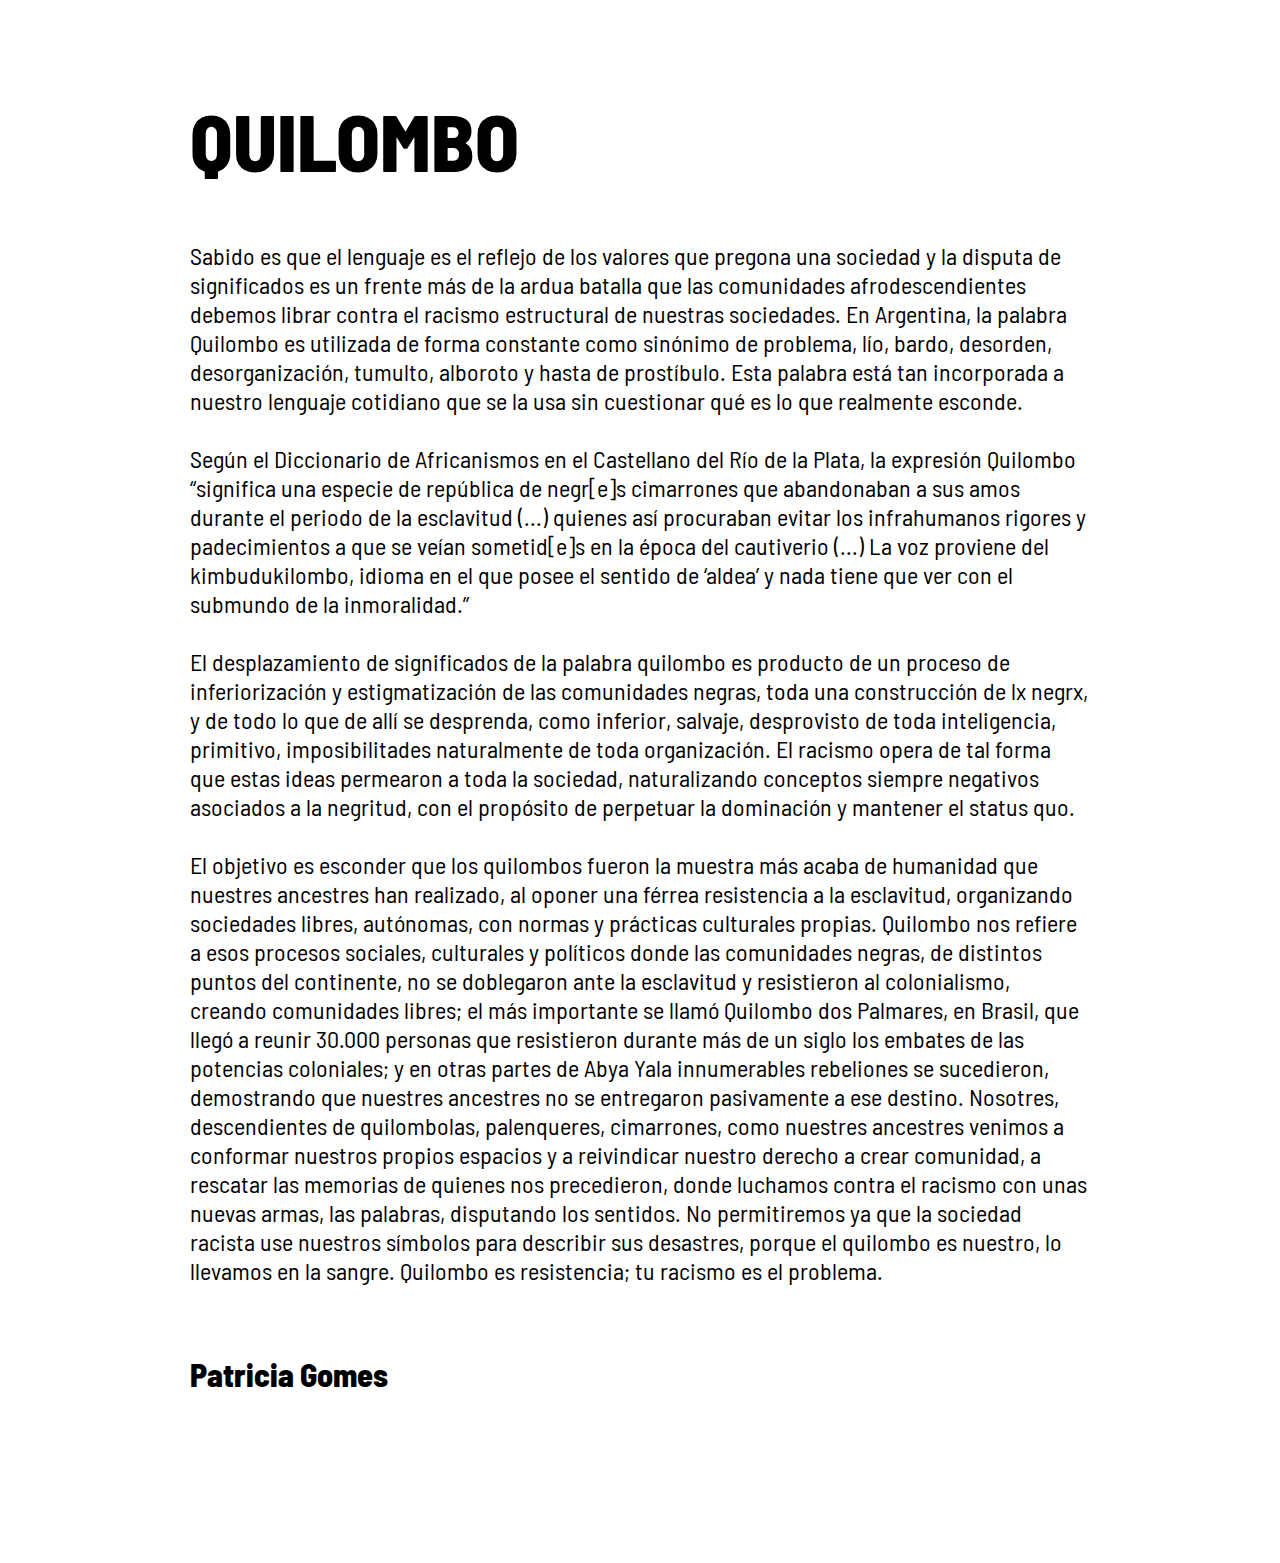
<file: quilombo.html>
<!DOCTYPE html>
<html lang="en">
  <head>
    <meta charset="UTF-8" />
    <meta http-equiv="X-UA-Compatible" content="IE=edge" />
    <meta name="viewport" content="width=device-width, initial-scale=1.0" />
    <title>QUILOMBO</title>
    <link href="./styles.css" rel="stylesheet" type="text/css" />
  </head>
  <body>
    <div class="container">
      <div class="seccion">
        <h1 class="palabra">QUILOMBO</h1>
        <p class="parrafo">
          Sabido es que el lenguaje es el reflejo de los valores que pregona una sociedad y la
disputa de significados es un frente más de la ardua batalla que las comunidades
afrodescendientes debemos librar contra el racismo estructural de nuestras sociedades.
En Argentina, la palabra Quilombo es utilizada de forma constante como sinónimo de
problema, lío, bardo, desorden, desorganización, tumulto, alboroto y hasta de prostíbulo.
Esta palabra está tan incorporada a nuestro lenguaje cotidiano que se la usa sin
cuestionar qué es lo que realmente esconde.
          <br />
          <br />
          Según el Diccionario de Africanismos en el Castellano del Río de la Plata, la expresión
Quilombo “significa una especie de república de negr[e]s cimarrones que abandonaban a
sus amos durante el periodo de la esclavitud (...) quienes así procuraban evitar los
infrahumanos rigores y padecimientos a que se veían sometid[e]s en la época del
cautiverio (...) La voz proviene del kimbudukilombo, idioma en el que posee el sentido de
‘aldea’ y nada tiene que ver con el submundo de la inmoralidad.”
          <br />
          <br />
          El desplazamiento de significados de la palabra quilombo es producto de un proceso de
inferiorización y estigmatización de las comunidades negras, toda una construcción de lx
negrx, y de todo lo que de allí se desprenda, como inferior, salvaje, desprovisto de toda
inteligencia, primitivo, imposibilitades naturalmente de toda organización. El racismo opera
de tal forma que estas ideas permearon a toda la sociedad, naturalizando conceptos
siempre negativos asociados a la negritud, con el propósito de perpetuar la dominación y
mantener el status quo.
          <br />
          <br />
          El objetivo es esconder que los quilombos fueron la muestra más acaba de humanidad
que nuestres ancestres han realizado, al oponer una férrea resistencia a la esclavitud,
organizando sociedades libres, autónomas, con normas y prácticas culturales propias.
Quilombo nos refiere a esos procesos sociales, culturales y políticos donde las
comunidades negras, de distintos puntos del continente, no se doblegaron ante la
esclavitud y resistieron al colonialismo, creando comunidades libres; el más importante se
llamó Quilombo dos Palmares, en Brasil, que llegó a reunir 30.000 personas que
resistieron durante más de un siglo los embates de las potencias coloniales; y en otras
partes de Abya Yala innumerables rebeliones se sucedieron, demostrando que nuestres
ancestres no se entregaron pasivamente a ese destino. Nosotres, descendientes de
quilombolas, palenqueres, cimarrones, como nuestres ancestres venimos a conformar
nuestros propios espacios y a reivindicar nuestro derecho a crear comunidad, a rescatar
las memorias de quienes nos precedieron, donde luchamos contra el racismo con unas
nuevas armas, las palabras, disputando los sentidos. No permitiremos ya que la sociedad
racista use nuestros símbolos para describir sus desastres, porque el quilombo es
nuestro, lo llevamos en la sangre. Quilombo es resistencia; tu racismo es el problema.
        </p>
        <h6 class="autor">Patricia Gomes</h6>
      </div>
    </div>
  </body>
</html>
</file>
<file: styles.css>
@import url("https://fonts.googleapis.com/css2?family=Barlow+Semi+Condensed:wght@300;400;800&display=swap");

* {
  font-family: "Barlow Semi Condensed", sans-serif;
}

.container {
  display: flex;
  justify-content: center;
  margin-bottom: 200px;
}

.seccion {
  position: relative;
  width: 900px;
  top: 30px;
}

.palabra {
  font-size: 5em;
  font-weight: 800;
}

.parrafo {
  margin: 0;
  margin-bottom: 30px;
  font-size: 1.5em;
  font-weight: 400;
}

.subtitulo1 {
  margin: 0;
  font-weight: 800;
  font-size: 1.7em;
}
.autor {
  margin: 0;
  margin-top: 70px;
  font-weight: 800;
  font-size: 2em;
}

@media (max-width: 900px) {
  .seccion {
    width: 90%;
  }
  .container {
    height: 1500px;
  }
  .palabra {
    font-size: 4em;
  }
  .parrafo {
    font-size: 1em;
  }
  .subtitulo1 {
    font-size: 1.5em;
  }
  .autor {
    font-size: 1.5em;
  }
}
</file>
